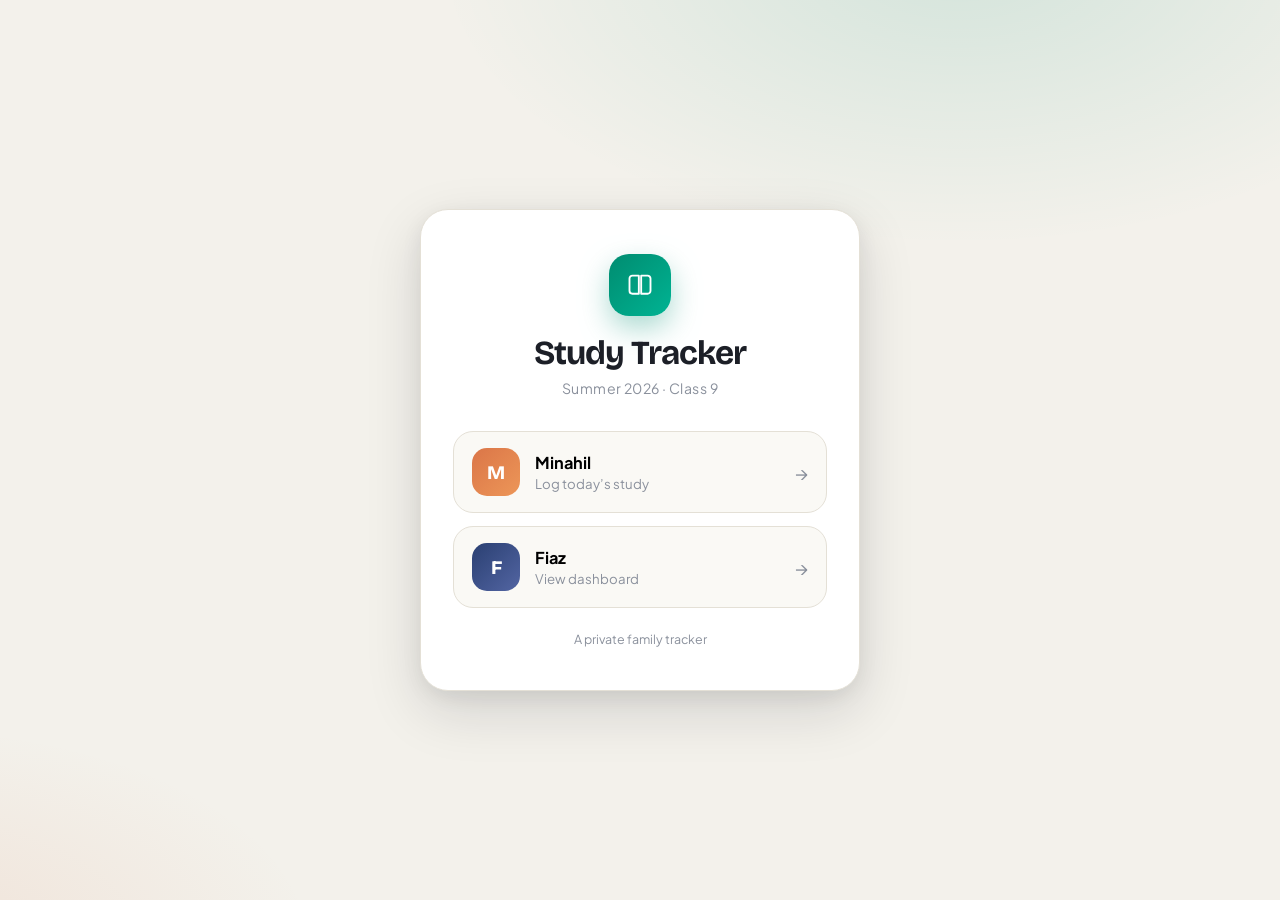
<file: index.html>
<!DOCTYPE html>
<html lang="en">
<head>
  <meta charset="UTF-8" />
  <meta name="viewport" content="width=device-width, initial-scale=1.0" />
  <meta name="theme-color" content="#1f7a6b" />
  <title>Study Tracker</title>

  <!-- Refined font pairing: Fraunces (display) + Plus Jakarta Sans (UI) -->
  <link rel="preconnect" href="https://fonts.googleapis.com" />
  <link rel="preconnect" href="https://fonts.gstatic.com" crossorigin />
  <link href="https://fonts.googleapis.com/css2?family=Fraunces:opsz,wght@9..144,400;9..144,500;9..144,600;9..144,700&family=Plus+Jakarta+Sans:wght@400;500;600;700&display=swap" rel="stylesheet" />

  <link rel="stylesheet" href="styles.css" />
</head>
<body>
<div id="app">

  <!-- ============================================================
       LANDING
       ============================================================ -->
  <section id="landing" class="screen is-active">
    <div class="landing-card">
      <div class="brand">
        <div class="brand-mark" aria-hidden="true">
          <svg viewBox="0 0 24 24" fill="none" stroke="currentColor" stroke-width="1.6" stroke-linecap="round" stroke-linejoin="round">
            <path d="M3 6.5A2.5 2.5 0 0 1 5.5 4H11v15.5H5.5A2.5 2.5 0 0 1 3 17Z"/>
            <path d="M21 6.5A2.5 2.5 0 0 0 18.5 4H13v15.5h5.5A2.5 2.5 0 0 0 21 17Z"/>
          </svg>
        </div>
        <h1 class="brand-title">Study Tracker</h1>
        <p class="brand-sub">Summer 2026 &middot; Class 9</p>
      </div>

      <div class="role-grid">
        <button class="role-btn role-btn--student" data-role="minahil">
          <span class="role-avatar">M</span>
          <span class="role-text">
            <span class="role-name" data-bind="studentName">Minahil</span>
            <span class="role-desc">Log today&rsquo;s study</span>
          </span>
          <span class="role-arrow" aria-hidden="true">&rarr;</span>
        </button>

        <button class="role-btn role-btn--parent" data-role="fiaz">
          <span class="role-avatar">F</span>
          <span class="role-text">
            <span class="role-name" data-bind="parentName">Fiaz</span>
            <span class="role-desc">View dashboard</span>
          </span>
          <span class="role-arrow" aria-hidden="true">&rarr;</span>
        </button>
      </div>

      <p class="landing-foot">A private family tracker</p>
    </div>
  </section>

  <!-- ============================================================
       PASSWORD GATE (overlay, reused for both roles)
       ============================================================ -->
  <div id="gate" class="gate" hidden>
    <div class="gate-card" role="dialog" aria-modal="true" aria-labelledby="gate-title">
      <button class="gate-close" data-close-gate aria-label="Close">&times;</button>
      <div class="gate-avatar" id="gate-avatar">M</div>
      <h2 class="gate-title" id="gate-title">Welcome back</h2>
      <p class="gate-sub muted" id="gate-sub">Enter your password to continue.</p>
      <form id="gate-form" autocomplete="off">
        <input type="password" id="gate-input" class="gate-input"
               placeholder="Password" autocomplete="current-password" />
        <p class="gate-error" id="gate-error" hidden>That password doesn&rsquo;t match. Try again.</p>
        <button type="submit" class="btn btn--primary btn--block">Unlock</button>
      </form>
    </div>
  </div>

  <!-- ============================================================
       MINAHIL'S VIEW
       ============================================================ -->
  <section id="view-minahil" class="screen view view--student" hidden>
    <header class="topbar">
      <div class="topbar-inner">
        <div class="topbar-id">
          <span class="topbar-avatar">M</span>
          <div>
            <p class="topbar-hello" id="m-greeting">Hello, Minahil</p>
            <p class="topbar-date" id="m-date">&nbsp;</p>
          </div>
        </div>
        <button class="btn btn--ghost btn--small" data-logout>Sign out</button>
      </div>
    </header>

    <main class="container">

      <nav class="m-tabs" role="tablist">
        <button class="m-tab is-active" data-mtab="study" role="tab">Today&rsquo;s Study</button>
        <button class="m-tab" data-mtab="help" role="tab">Help <span class="m-tab-pip" id="m-help-pip" hidden></span></button>
      </nav>

      <!-- TAB: Study -->
      <div class="m-tab-panel is-active" data-mpanel="study">

        <!-- Off-day card (Sundays) -->
        <div id="m-offday" class="offday-card" hidden>
          <div class="offday-emoji" aria-hidden="true">🌿</div>
          <h2>It&rsquo;s your off day</h2>
          <p class="muted">No sessions today &mdash; rest, recharge, and enjoy. See you tomorrow!</p>
        </div>

        <!-- Progress ring -->
        <div id="m-progress-card" class="progress-card" hidden>
          <div class="progress-ring" aria-hidden="true">
            <svg viewBox="0 0 120 120">
              <circle class="ring-track" cx="60" cy="60" r="52"></circle>
              <circle class="ring-fill" id="m-ring" cx="60" cy="60" r="52"
                      transform="rotate(-90 60 60)"></circle>
            </svg>
            <div class="progress-center">
              <span class="progress-count" id="m-progress-count">0/3</span>
              <span class="progress-label">sessions</span>
            </div>
          </div>
          <div class="progress-copy">
            <h2 id="m-progress-title">Let&rsquo;s get started</h2>
            <p class="muted" id="m-progress-msg">Log a session below when you finish studying.</p>
            <div class="progress-badges" id="m-badges"></div>
          </div>
        </div>

        <!-- Today's slots + forms -->
        <div id="m-slots" class="slots"></div>

      </div>

      <!-- TAB: Help -->
      <div class="m-tab-panel" data-mpanel="help" hidden>

        <div class="help-panel-section">
          <div class="panel-head">
            <h3>My Questions</h3>
          </div>
          <div id="m-flags-list"></div>
          <div class="flag-new-wrap">
            <button class="btn btn--student" id="m-add-flag-btn">+ Flag something I don&rsquo;t understand</button>
            <form class="flag-form" id="m-flag-form" hidden>
              <textarea class="text-input flag-input" id="m-flag-text" rows="3"
                placeholder="What didn&rsquo;t you understand? e.g. &ldquo;I didn&rsquo;t get how mitosis differs from meiosis&rdquo;"></textarea>
              <div class="flag-form-actions">
                <button type="submit" class="btn btn--student">Submit Flag</button>
                <button type="button" class="btn btn--ghost" id="m-flag-cancel">Cancel</button>
              </div>
            </form>
          </div>
        </div>

        <div class="help-panel-section">
          <div class="panel-head">
            <h3>Help for You</h3>
            <button class="btn btn--ghost btn--small" id="m-help-refresh">Refresh</button>
          </div>
          <div id="m-help-board" class="help-board"></div>
        </div>

      </div>

    </main>

    <!-- Success toast with Undo -->
    <div id="toast" class="toast" hidden>
      <span class="toast-icon" aria-hidden="true">✓</span>
      <span class="toast-text" id="toast-text">Saved!</span>
      <button class="toast-undo" id="toast-undo" hidden>Undo</button>
    </div>

    <!-- Confetti layer -->
    <canvas id="confetti" class="confetti"></canvas>
  </section>

  <!-- ============================================================
       FIAZ'S DASHBOARD
       ============================================================ -->
  <section id="view-fiaz" class="screen view view--parent" hidden>
    <header class="topbar topbar--dash">
      <div class="topbar-inner">
        <div class="topbar-id">
          <span class="topbar-avatar topbar-avatar--parent">F</span>
          <div>
            <p class="topbar-hello">Dashboard</p>
            <p class="topbar-date" id="f-subtitle">Minahil&rsquo;s study record</p>
          </div>
        </div>
        <div class="topbar-actions">
          <button class="btn btn--ghost btn--small" data-refresh>Refresh</button>
          <button class="btn btn--ghost btn--small" data-logout>Sign out</button>
        </div>
      </div>
    </header>

    <main class="container container--wide">

      <!-- Stat summary -->
      <div class="stat-row" id="f-stats">
        <div class="stat-card"><span class="stat-num" id="stat-total">—</span><span class="stat-lbl">Total entries</span></div>
        <div class="stat-card"><span class="stat-num" id="stat-week">—</span><span class="stat-lbl">This week</span></div>
        <div class="stat-card"><span class="stat-num" id="stat-ontime">—</span><span class="stat-lbl">On-time (week)</span></div>
        <div class="stat-card"><span class="stat-num" id="stat-streak">—</span><span class="stat-lbl">Day streak</span></div>
      </div>

      <!-- Tabs -->
      <nav class="tabs" role="tablist">
        <button class="tab is-active" data-tab="overview" role="tab">Overview</button>
        <button class="tab" data-tab="history" role="tab">History</button>
        <button class="tab" data-tab="subjects" role="tab">Subjects</button>
        <button class="tab" data-tab="search" role="tab">Search</button>
        <button class="tab" data-tab="help" role="tab">Help Requests</button>
        <button class="tab" data-tab="tests" role="tab">📝 Tests</button>
      </nav>

      <!-- TAB: Overview (heatmap) -->
      <section class="tab-panel is-active" data-panel="overview">
        <div class="panel">
          <div class="panel-head">
            <h3>Activity heatmap</h3>
            <div class="legend">
              <span class="legend-lbl">Less</span>
              <span class="legend-cell lv0"></span>
              <span class="legend-cell lv1"></span>
              <span class="legend-cell lv2"></span>
              <span class="legend-cell lv3"></span>
              <span class="legend-lbl">More</span>
            </div>
          </div>
          <div class="heatmap-wrap">
            <div id="f-heatmap" class="heatmap"></div>
          </div>
          <p class="panel-note muted">Each square is a day. Colour shows how many of the 3 sessions were logged. Click a day to see its entries.</p>
          <div id="f-daydetail" class="day-detail" hidden></div>
        </div>
      </section>

      <!-- TAB: History -->
      <section class="tab-panel" data-panel="history" hidden>
        <div class="panel">
          <div class="panel-head">
            <h3>History</h3>
            <div class="segmented" id="f-range">
              <button class="seg is-active" data-range="day">Day</button>
              <button class="seg" data-range="week">Week</button>
              <button class="seg" data-range="month">Month</button>
              <button class="seg" data-range="all">All</button>
            </div>
          </div>
          <div class="panel-head">
            <p class="panel-note muted" style="margin:0">Print or save a PDF of the full record, grouped subject by subject.</p>
            <button class="btn btn--ghost btn--small" id="f-print-subject">🖨️ Print by Subject</button>
          </div>
          <div class="range-nav" id="f-range-nav">
            <button class="btn btn--ghost btn--small" data-step="-1">&larr;</button>
            <span id="f-range-label" class="range-label">—</span>
            <button class="btn btn--ghost btn--small" data-step="1">&rarr;</button>
          </div>
          <div id="f-history" class="entry-list"></div>
        </div>
      </section>

      <!-- TAB: Subjects -->
      <section class="tab-panel" data-panel="subjects" hidden>
        <div class="panel">
          <div class="panel-head">
            <h3>Subject coverage</h3>
            <select id="f-subject" class="select"></select>
          </div>
          <p class="panel-note muted">A running, chronological record of everything logged for the selected subject.</p>
          <div id="f-subject-list" class="entry-list entry-list--timeline"></div>
        </div>
      </section>

      <!-- TAB: Search -->
      <section class="tab-panel" data-panel="search" hidden>
        <div class="panel">
          <div class="panel-head">
            <h3>Search topics</h3>
          </div>
          <div class="search-box">
            <input type="search" id="f-search" class="search-input"
                   placeholder="Search topics & descriptions, e.g. &ldquo;Photosynthesis&rdquo;" />
          </div>
          <div id="f-search-results" class="entry-list"></div>
        </div>
      </section>

      <!-- TAB: Help Requests -->
      <section class="tab-panel" data-panel="help" hidden>
        <div class="panel" style="margin-bottom:16px">
          <div class="panel-head">
            <h3>Add Study Material</h3>
          </div>
          <form id="f-help-form" class="help-add-form">
            <div class="field">
              <label>Title</label>
              <input type="text" class="text-input" id="f-help-title" placeholder="e.g. Cell Division &mdash; Detailed Notes" />
            </div>
            <div class="field">
              <label>Google Drive / YouTube Link</label>
              <input type="url" class="text-input" id="f-help-url" placeholder="https://drive.google.com/&hellip;" />
              <p class="field-hint muted">Tip: in Google Drive, set the file&rsquo;s sharing to <strong>&ldquo;Anyone with the link&rdquo;</strong> so Minahil can open it.</p>
            </div>
            <p class="gate-error" id="f-help-error" hidden>Please fill in both title and link.</p>
            <p class="f-help-success" id="f-help-success" hidden>&#10003; Material added to Minahil&rsquo;s board!</p>
            <button type="submit" class="btn btn--primary">Add Material to Board</button>
          </form>
        </div>

        <div class="panel" style="margin-bottom:16px">
          <div class="panel-head">
            <h3>Help Requests from Minahil</h3>
          </div>
          <div id="f-flags-list"></div>
        </div>

        <div class="panel">
          <div class="panel-head">
            <h3>All Materials on Board</h3>
          </div>
          <div id="f-help-list"></div>
        </div>
      </section>

      <!-- TAB: Tests (Saturday) -->
      <section class="tab-panel" data-panel="tests" hidden>

        <div class="panel" style="margin-bottom:16px">
          <div class="panel-head">
            <h3>Upload Test</h3>
            <span class="test-saturday-label" id="f-test-sat-label"></span>
          </div>
          <form id="f-test-form" class="help-add-form">
            <div class="field">
              <label>Subject</label>
              <select class="select" id="f-test-subject">
                <option value="" disabled selected>Choose a subject&hellip;</option>
              </select>
            </div>
            <div class="field">
              <label>Test Title</label>
              <input type="text" class="text-input" id="f-test-title"
                     placeholder="e.g. Chapter 3 &mdash; Short Questions" />
            </div>
            <div class="field">
              <label>Questions / Content <span class="opt">(optional if using a link)</span></label>
              <textarea class="text-input" id="f-test-content" rows="5"
                placeholder="Type the test questions here&hellip;"></textarea>
            </div>
            <div class="field">
              <label>Google Drive Link <span class="opt">(optional)</span></label>
              <input type="url" class="text-input" id="f-test-link"
                     placeholder="https://drive.google.com/&hellip;" />
              <p class="field-hint muted">Set sharing to <strong>&ldquo;Anyone with the link&rdquo;</strong> so Minahil can open it.</p>
            </div>
            <p class="gate-error" id="f-test-error" hidden>Please select a subject and add a title.</p>
            <p class="f-help-success" id="f-test-success" hidden>&#10003; Test uploaded for Saturday!</p>
            <button type="submit" class="btn btn--primary">Upload Test</button>
          </form>
        </div>

        <div class="panel" style="margin-bottom:16px">
          <div class="panel-head">
            <h3>This Saturday&rsquo;s Tests</h3>
            <button class="btn btn--ghost btn--small" id="f-tests-refresh">Refresh</button>
          </div>
          <div id="f-tests-list"></div>
        </div>

        <div class="panel">
          <div class="panel-head">
            <h3>Minahil&rsquo;s Answers</h3>
          </div>
          <div id="f-test-answers-list"></div>
        </div>

      </section>

    </main>
  </section>

  <!-- Global loading / error strip -->
  <div id="netbar" class="netbar" hidden></div>

</div>

<!-- Print-only report: populated on demand, shown just for window.print() -->
<div id="print-area"></div>

<script src="config.js"></script>
<script src="schedule.js"></script>
<script src="app.js"></script>
</body>
</html>
</file>
<file: styles.css>
/* =============================================================
   Study Tracker — Redesigned visual system
   Display: Bricolage Grotesque · UI: Plus Jakarta Sans
   ============================================================= */

@import url('https://fonts.googleapis.com/css2?family=Bricolage+Grotesque:opsz,wght@12..96,500;12..96,600;12..96,700;12..96,800&family=Plus+Jakarta+Sans:wght@400;500;600;700&display=swap');

:root {
  /* Neutrals — warm paper */
  --bg:        #f3f1eb;
  --bg-2:      #eae7de;
  --surface:   #ffffff;
  --surface-2: #faf9f5;
  --ink:       #1c1f27;
  --ink-soft:  #484d58;
  --muted:     #8a909c;
  --line:      #e4e0d6;
  --line-2:    #ede9e0;

  /* Brand accent — muted teal */
  --accent:      oklch(0.56 0.13 175);
  --accent-d:    oklch(0.46 0.12 175);
  --accent-soft: oklch(0.95 0.04 175);

  /* Role accents */
  --student:      oklch(0.67 0.14 44);   /* warm amber-coral */
  --student-d:    oklch(0.54 0.14 44);
  --student-soft: oklch(0.96 0.04 44);

  --parent:      oklch(0.38 0.09 265);   /* deep slate-indigo */
  --parent-soft: oklch(0.95 0.04 265);

  /* Status */
  --ok:   oklch(0.60 0.13 152);
  --late: oklch(0.64 0.13 72);

  /* Heatmap */
  --hm-0: #e6e2d8;
  --hm-1: #c5e0d8;
  --hm-2: #82c8b6;
  --hm-3: #3aa48f;
  --hm-4: oklch(0.56 0.13 175);

  --radius:    20px;
  --radius-sm: 13px;
  --shadow-s:  0 1px 2px rgba(20,22,32,.04), 0 1px 4px rgba(20,22,32,.06);
  --shadow-m:  0 4px 16px rgba(20,22,32,.07), 0 2px 6px rgba(20,22,32,.04);
  --shadow-l:  0 20px 56px rgba(20,22,32,.14), 0 6px 20px rgba(20,22,32,.07);
  --ease:      cubic-bezier(.22,.61,.36,1);
  --maxw: 780px;
}

/* ── Subject color tokens ─────────────────────────────────── */
:root {
  --s-biology-c:    oklch(0.60 0.14 150); --s-biology-soft:  oklch(0.96 0.04 150); --s-biology-b: oklch(0.88 0.07 150);
  --s-chemistry-c:  oklch(0.58 0.14 190); --s-chemistry-soft:oklch(0.96 0.04 190); --s-chemistry-b:oklch(0.88 0.06 190);
  --s-physics-c:    oklch(0.55 0.15 235); --s-physics-soft:  oklch(0.95 0.05 235); --s-physics-b: oklch(0.87 0.07 235);
  --s-maths-c:      oklch(0.52 0.16 270); --s-maths-soft:    oklch(0.95 0.05 270); --s-maths-b:   oklch(0.87 0.07 270);
  --s-english-c:    oklch(0.54 0.15 308); --s-english-soft:  oklch(0.96 0.04 308); --s-english-b: oklch(0.88 0.07 308);
  --s-urdu-c:       oklch(0.60 0.16 6);   --s-urdu-soft:     oklch(0.96 0.05 6);   --s-urdu-b:    oklch(0.88 0.08 6);
  --s-islamiat-c:   oklch(0.64 0.14 72);  --s-islamiat-soft: oklch(0.96 0.04 72);  --s-islamiat-b:oklch(0.89 0.07 72);
  --s-tarjuma-c:    oklch(0.62 0.15 44);  --s-tarjuma-soft:  oklch(0.96 0.04 44);  --s-tarjuma-b: oklch(0.89 0.07 44);
  --s-pakstudy-c:   oklch(0.46 0.20 145); --s-pakstudy-soft: oklch(0.95 0.06 145); --s-pakstudy-b:oklch(0.83 0.10 145);
}

/* ── Reset ─────────────────────────────────────────────────── */
*, *::before, *::after { box-sizing: border-box; }
html, body { height: 100%; margin: 0; }
h1, h2, h3, h4 {
  font-family: "Bricolage Grotesque", system-ui, sans-serif;
  font-weight: 700; letter-spacing: -.02em; margin: 0; line-height: 1.15;
}
body {
  font-family: "Plus Jakarta Sans", system-ui, -apple-system, sans-serif;
  color: var(--ink); background: var(--bg);
  -webkit-font-smoothing: antialiased;
  text-rendering: optimizeLegibility;
  line-height: 1.55;
}
.muted { color: var(--muted); }

/* ── Screens ────────────────────────────────────────────────── */
.screen { display: none; min-height: 100dvh; }
.screen.is-active { display: block; animation: screenIn .45s var(--ease); }
@keyframes screenIn { from { opacity: 0; transform: translateY(8px); } to { opacity: 1; transform: none; } }

/* ── Buttons ────────────────────────────────────────────────── */
.btn {
  font-family: inherit; font-size: .92rem; font-weight: 700;
  border: 1px solid transparent; border-radius: 999px;
  padding: .68rem 1.25rem; cursor: pointer;
  transition: transform .15s var(--ease), background .18s, box-shadow .18s, border-color .18s, color .18s;
  display: inline-flex; align-items: center; justify-content: center; gap: .5rem;
  letter-spacing: .005em;
}
.btn:active { transform: translateY(1px) scale(.99); }
.btn--primary { background: var(--accent); color: #fff; box-shadow: var(--shadow-s); }
.btn--primary:hover { background: var(--accent-d); box-shadow: var(--shadow-m); }
.btn--ghost { background: transparent; color: var(--ink-soft); border-color: var(--line); }
.btn--ghost:hover { background: var(--surface); border-color: #d4d0c5; color: var(--ink); }
.btn--small { padding: .4rem .85rem; font-size: .8rem; }
.btn--block { width: 100%; }
.btn:disabled { opacity: .5; cursor: default; transform: none; }

/* ── LANDING ────────────────────────────────────────────────── */
#landing {
  display: none; place-items: center; padding: 28px;
  background:
    radial-gradient(900px 500px at 75% -5%,  oklch(0.56 0.13 175 / .13), transparent 58%),
    radial-gradient(800px 420px at -8% 105%, oklch(0.67 0.14 44  / .12), transparent 52%),
    var(--bg);
}
#landing.is-active { display: grid; }

.landing-card {
  width: 100%; max-width: 440px;
  background: var(--surface);
  border: 1px solid var(--line);
  border-radius: 28px;
  box-shadow: var(--shadow-l);
  padding: 44px 32px 28px;
  text-align: center;
}

.brand { margin-bottom: 32px; }
.brand-mark {
  width: 62px; height: 62px; margin: 0 auto 18px;
  display: grid; place-items: center; border-radius: 20px; color: #fff;
  background: linear-gradient(135deg, var(--accent), oklch(0.68 0.14 175));
  box-shadow: 0 12px 28px oklch(0.56 0.13 175 / .32);
}
.brand-mark svg { width: 28px; height: 28px; }
.brand-title { font-size: 2.1rem; letter-spacing: -.03em; }
.brand-sub { color: var(--muted); font-size: .88rem; margin-top: 5px; letter-spacing: .03em; }

.role-grid { display: grid; gap: 13px; margin-top: 8px; }
.role-btn {
  display: flex; align-items: center; gap: 15px;
  width: 100%; text-align: left; cursor: pointer;
  background: var(--surface-2); border: 1.5px solid var(--line);
  border-radius: var(--radius); padding: 16px 18px; font-family: inherit;
  transition: transform .18s var(--ease), box-shadow .2s, border-color .2s, background .18s;
}
.role-btn:hover { transform: translateY(-2px); box-shadow: var(--shadow-m); }
.role-btn--student:hover { border-color: var(--student); }
.role-btn--parent:hover  { border-color: var(--parent); }

.role-avatar {
  flex: 0 0 auto; width: 48px; height: 48px; border-radius: 15px;
  display: grid; place-items: center;
  font-family: "Bricolage Grotesque", sans-serif;
  font-weight: 800; font-size: 1.2rem; color: #fff;
}
.role-btn--student .role-avatar { background: linear-gradient(135deg, var(--student), oklch(0.75 0.13 55)); }
.role-btn--parent  .role-avatar { background: linear-gradient(135deg, var(--parent), oklch(0.52 0.10 270)); }
.role-text { display: flex; flex-direction: column; flex: 1 1 auto; gap: 2px; }
.role-name { font-weight: 700; font-size: 1.02rem; }
.role-desc { color: var(--muted); font-size: .83rem; }
.role-arrow { color: var(--muted); font-size: 1.15rem; transition: transform .2s var(--ease); }
.role-btn:hover .role-arrow { transform: translateX(5px); color: var(--ink); }
.landing-foot { margin-top: 22px; color: var(--muted); font-size: .78rem; }

/* ── PASSWORD GATE ──────────────────────────────────────────── */
.gate {
  position: fixed; inset: 0; z-index: 80;
  display: grid; place-items: center; padding: 22px;
  background: oklch(0.20 0.03 265 / .44);
  backdrop-filter: blur(8px);
  animation: fadeIn .22s var(--ease);
}
@keyframes fadeIn { from { opacity: 0; } to { opacity: 1; } }
.gate[hidden] { display: none; }

.gate-card {
  position: relative; width: 100%; max-width: 376px;
  background: var(--surface); border-radius: 24px;
  box-shadow: var(--shadow-l); padding: 32px 26px 26px;
  text-align: center; animation: popIn .3s var(--ease);
}
@keyframes popIn { from { opacity: 0; transform: translateY(12px) scale(.95); } to { opacity: 1; transform: none; } }
.gate-close {
  position: absolute; top: 13px; right: 15px;
  border: none; background: var(--surface-2); width: 32px; height: 32px;
  border-radius: 50%; cursor: pointer; font-size: 1.1rem; color: var(--muted);
  display: grid; place-items: center; transition: background .15s, color .15s;
}
.gate-close:hover { background: var(--line); color: var(--ink); }

.gate-avatar {
  width: 56px; height: 56px; margin: 0 auto 16px;
  border-radius: 18px; display: grid; place-items: center;
  font-family: "Bricolage Grotesque", sans-serif;
  font-weight: 800; font-size: 1.4rem; color: #fff;
  background: linear-gradient(135deg, var(--student), oklch(0.75 0.13 55));
}
.gate-avatar.is-parent {
  background: linear-gradient(135deg, var(--parent), oklch(0.52 0.10 270));
}
.gate-title { font-size: 1.45rem; }
.gate-sub { font-size: .87rem; margin: 7px 0 20px; }

.gate-input {
  width: 100%; font-family: inherit; font-size: 1rem;
  padding: .8rem 1rem; border-radius: var(--radius-sm);
  border: 1.5px solid var(--line); background: var(--surface-2);
  margin-bottom: 13px; transition: border-color .2s, box-shadow .2s;
}
.gate-input:focus {
  outline: none; border-color: var(--accent);
  box-shadow: 0 0 0 4px var(--accent-soft);
}
.gate-error { color: oklch(0.54 0.18 28); font-size: .82rem; margin: 0 0 12px; }
.shake { animation: shake .38s; }
@keyframes shake {
  0%,100%{ transform:translateX(0) }
  20%,60%{ transform:translateX(-7px) }
  40%,80%{ transform:translateX(7px) }
}

/* ── SHARED LAYOUT ──────────────────────────────────────────── */
.topbar {
  position: sticky; top: 0; z-index: 20;
  background: color-mix(in oklch, var(--bg) 85%, transparent);
  backdrop-filter: blur(12px);
  border-bottom: 1px solid var(--line);
}
.topbar-inner {
  max-width: var(--maxw); margin: 0 auto;
  padding: 13px 22px; display: flex; align-items: center;
  justify-content: space-between; gap: 12px;
}
.topbar--dash .topbar-inner { max-width: 1100px; }
.topbar-id { display: flex; align-items: center; gap: 12px; }
.topbar-avatar {
  width: 40px; height: 40px; border-radius: 13px;
  display: grid; place-items: center;
  font-family: "Bricolage Grotesque", sans-serif;
  font-weight: 800; font-size: 1rem; color: #fff;
  background: linear-gradient(135deg, var(--student), oklch(0.75 0.13 55));
}
.topbar-avatar--parent {
  background: linear-gradient(135deg, var(--parent), oklch(0.52 0.10 270));
}
.topbar-hello { font-weight: 700; font-size: 1rem; margin: 0; }
.topbar-date { color: var(--muted); font-size: .8rem; margin: 0; }
.topbar-actions { display: flex; gap: 8px; }

.container { max-width: var(--maxw); margin: 0 auto; padding: 24px 22px 90px; }
.container--wide { max-width: 1100px; }

/* ── STUDENT — off day ──────────────────────────────────────── */
.offday-card {
  text-align: center; background: var(--surface);
  border: 1px solid var(--line); border-radius: var(--radius);
  padding: 52px 28px; box-shadow: var(--shadow-s); margin-top: 10px;
}
.offday-emoji { font-size: 3rem; }
.offday-card h2 { font-size: 1.6rem; margin: 12px 0 7px; }

/* ── STUDENT — progress card ────────────────────────────────── */
.progress-card {
  display: flex; align-items: center; gap: 24px;
  background: linear-gradient(135deg, #fff, var(--surface-2));
  border: 1px solid var(--line); border-radius: var(--radius);
  padding: 22px 24px; box-shadow: var(--shadow-m); margin-bottom: 24px;
}
.progress-ring { position: relative; width: 116px; height: 116px; flex: 0 0 auto; }
.progress-ring svg { width: 116px; height: 116px; }
.ring-track { fill: none; stroke: var(--line-2); stroke-width: 10; }
.ring-fill {
  fill: none; stroke: var(--student); stroke-width: 10; stroke-linecap: round;
  stroke-dasharray: 326.726; stroke-dashoffset: 326.726;
  transition: stroke-dashoffset .9s var(--ease), stroke .4s;
}
.ring-fill.is-done { stroke: var(--ok); }

.progress-center {
  position: absolute; inset: 0; display: grid;
  place-content: center; text-align: center;
}
.progress-count {
  display: block;
  font-family: "Bricolage Grotesque", sans-serif;
  font-weight: 800; font-size: 1.75rem; line-height: 1;
}
.progress-label { font-size: .7rem; color: var(--muted); text-transform: uppercase; letter-spacing: .09em; }
.progress-copy h2 { font-size: 1.3rem; }
.progress-copy .muted { font-size: .88rem; margin-top: 4px; }

.progress-badges { display: flex; flex-wrap: wrap; gap: 6px; margin-top: 11px; }
.pbadge {
  font-size: .72rem; font-weight: 700; padding: .26rem .65rem;
  border-radius: 999px; background: var(--student-soft);
  color: var(--student-d);
  display: inline-flex; align-items: center; gap: 5px;
}

/* ── STUDENT — slot cards ───────────────────────────────────── */
.slots { display: grid; gap: 14px; }
.slot {
  background: var(--surface); border: 1.5px solid var(--line);
  border-radius: var(--radius); box-shadow: var(--shadow-s);
  overflow: hidden; transition: box-shadow .22s, border-color .22s;
}
.slot:focus-within { box-shadow: var(--shadow-m); border-color: #d8d3c5; }
.slot-head {
  display: flex; align-items: center; justify-content: space-between; gap: 10px;
  padding: 16px 20px 10px;
}
.slot-head h3 { font-size: 1.12rem; }
.slot-time { color: var(--muted); font-size: .8rem; font-weight: 600; white-space: nowrap; }
.slot-done-badge {
  font-size: .7rem; font-weight: 700; color: var(--ok); opacity: 0;
  padding: .22rem .65rem; border-radius: 999px; background: oklch(0.60 0.13 152 / .1);
  transition: opacity .2s;
}
.slot.is-done .slot-done-badge { opacity: 1; }
.slot-subjects-hint { padding: 0 20px 2px; color: var(--muted); font-size: .8rem; }

.slot-form { padding: 12px 20px 20px; display: grid; gap: 13px; }
.field { display: grid; gap: 6px; }
.field > label { font-size: .79rem; font-weight: 700; color: var(--ink-soft); letter-spacing: .01em; }
.opt { font-weight: 500; color: var(--muted); }

.select, .text-input {
  font-family: inherit; font-size: .93rem; color: var(--ink);
  padding: .72rem .9rem; border-radius: var(--radius-sm);
  border: 1.5px solid var(--line); background: var(--surface-2);
  width: 100%; transition: border-color .18s, box-shadow .18s;
}
.select:focus, .text-input:focus {
  outline: none; border-color: var(--student);
  box-shadow: 0 0 0 3px var(--student-soft);
}
.view--parent .select:focus, .view--parent .text-input:focus {
  border-color: var(--parent); box-shadow: 0 0 0 3px var(--parent-soft);
}

/* ── Subject & confidence chips ─────────────────────────────── */
.chips { display: flex; flex-wrap: wrap; gap: 8px; }
.chip {
  font-family: inherit; font-size: .84rem; font-weight: 700; cursor: pointer;
  padding: .46rem .88rem; border-radius: 999px;
  border: 1.5px solid var(--line); background: var(--surface-2); color: var(--ink-soft);
  transition: all .16s var(--ease);
}
.chip:hover { border-color: #cec9bc; background: #fff; }

/* Subject chip active — per-subject color */
.chip--subject[data-subject="Biology"].is-active    { background: var(--s-biology-c);  border-color: var(--s-biology-c);  color: #fff; box-shadow: 0 3px 10px oklch(0.60 0.14 150 / .3); }
.chip--subject[data-subject="Chemistry"].is-active  { background: var(--s-chemistry-c); border-color: var(--s-chemistry-c); color: #fff; box-shadow: 0 3px 10px oklch(0.58 0.14 190 / .3); }
.chip--subject[data-subject="Physics"].is-active    { background: var(--s-physics-c);  border-color: var(--s-physics-c);  color: #fff; box-shadow: 0 3px 10px oklch(0.55 0.15 235 / .3); }
.chip--subject[data-subject="Maths"].is-active      { background: var(--s-maths-c);    border-color: var(--s-maths-c);    color: #fff; box-shadow: 0 3px 10px oklch(0.52 0.16 270 / .3); }
.chip--subject[data-subject="English"].is-active    { background: var(--s-english-c);  border-color: var(--s-english-c);  color: #fff; box-shadow: 0 3px 10px oklch(0.54 0.15 308 / .3); }
.chip--subject[data-subject="Urdu"].is-active       { background: var(--s-urdu-c);     border-color: var(--s-urdu-c);     color: #fff; box-shadow: 0 3px 10px oklch(0.60 0.16 6   / .3); }
.chip--subject[data-subject="Islamiat"].is-active   { background: var(--s-islamiat-c); border-color: var(--s-islamiat-c); color: #fff; box-shadow: 0 3px 10px oklch(0.64 0.14 72  / .3); }
.chip--subject[data-subject="Tarjuma-tul-Quran"].is-active { background: var(--s-tarjuma-c);   border-color: var(--s-tarjuma-c);   color: #fff; box-shadow: 0 3px 10px oklch(0.62 0.15 44  / .3); }
.chip--subject[data-subject="Pakistan Study"].is-active   { background: var(--s-pakstudy-c); border-color: var(--s-pakstudy-c); color: #fff; box-shadow: 0 3px 10px oklch(0.46 0.20 145 / .3); }

/* Confidence chips */
.chip--conf[data-conf="Easy"].is-active   { background: oklch(0.60 0.13 152); border-color: oklch(0.60 0.13 152); color: #fff; }
.chip--conf[data-conf="Medium"].is-active { background: oklch(0.64 0.14 72);  border-color: oklch(0.64 0.14 72);  color: #fff; }
.chip--conf[data-conf="Hard"].is-active   { background: oklch(0.58 0.17 28);  border-color: oklch(0.58 0.17 28);  color: #fff; }

.slot-submit { margin-top: 2px; }
.btn--student { background: var(--student); color: #fff; box-shadow: var(--shadow-s); }
.btn--student:hover { background: var(--student-d); box-shadow: var(--shadow-m); }

/* ── Toast ──────────────────────────────────────────────────── */
.toast {
  position: fixed; left: 50%; bottom: 28px;
  transform: translateX(-50%) translateY(18px);
  z-index: 70; display: flex; align-items: center; gap: 12px;
  background: var(--ink); color: #fff;
  padding: .78rem 1.1rem .78rem 1rem; border-radius: 999px;
  box-shadow: var(--shadow-l);
  opacity: 0; pointer-events: none;
  transition: opacity .28s, transform .28s var(--ease);
  white-space: nowrap;
}
.toast.is-show { opacity: 1; transform: translateX(-50%) translateY(0); pointer-events: auto; }
.toast-icon {
  display: grid; place-items: center; width: 22px; height: 22px;
  border-radius: 50%; background: var(--ok); color: #fff; font-size: .78rem; flex: none;
}
.toast-text { font-size: .88rem; font-weight: 600; }
.toast-undo {
  margin-left: 4px; background: rgba(255,255,255,.15); color: #fff; border: none;
  border-radius: 999px; padding: .32rem .78rem;
  font-family: inherit; font-weight: 700; font-size: .8rem; cursor: pointer;
}
.toast-undo:hover { background: rgba(255,255,255,.26); }
.confetti { position: fixed; inset: 0; width: 100%; height: 100%; pointer-events: none; z-index: 65; }

/* ── FIAZ — dashboard ───────────────────────────────────────── */
.stat-row { display: grid; grid-template-columns: repeat(2, 1fr); gap: 13px; margin: 6px 0 22px; }
.stat-card {
  background: var(--surface); border: 1px solid var(--line);
  border-radius: var(--radius); padding: 18px 20px; box-shadow: var(--shadow-s);
}
.stat-num {
  display: block;
  font-family: "Bricolage Grotesque", sans-serif;
  font-weight: 800; font-size: 2rem; line-height: 1; letter-spacing: -.02em;
}
.stat-lbl { color: var(--muted); font-size: .76rem; text-transform: uppercase; letter-spacing: .06em; font-weight: 600; }

/* ── Tabs (parent) ──────────────────────────────────────────── */
.tabs {
  display: flex; gap: 3px; background: var(--bg-2);
  border-radius: 999px; padding: 4px; margin-bottom: 20px;
  width: fit-content; max-width: 100%; overflow-x: auto;
}
.tab {
  font-family: inherit; font-weight: 700; font-size: .85rem;
  color: var(--muted); border: none; background: none; cursor: pointer;
  padding: .52rem 1.05rem; border-radius: 999px; white-space: nowrap;
  transition: all .18s var(--ease);
}
.tab:hover { color: var(--ink); }
.tab.is-active { background: var(--surface); color: var(--parent); box-shadow: var(--shadow-s); }

.tab-panel { display: none; animation: screenIn .3s var(--ease); }
.tab-panel.is-active { display: block; }

/* ── Panels ─────────────────────────────────────────────────── */
.panel {
  background: var(--surface); border: 1px solid var(--line);
  border-radius: var(--radius); box-shadow: var(--shadow-s); padding: 22px;
}
.panel-head {
  display: flex; align-items: center; justify-content: space-between;
  gap: 12px; flex-wrap: wrap; margin-bottom: 16px;
}
.panel-head h3 { font-size: 1.2rem; }
.panel-note { font-size: .8rem; margin: 13px 0 0; }

/* ── Heatmap ────────────────────────────────────────────────── */
.heatmap-wrap { overflow-x: auto; padding-bottom: 6px; }
.heatmap { display: flex; gap: 4px; align-items: flex-start; min-width: max-content; }
.hm-col { display: flex; flex-direction: column; gap: 4px; }
.hm-col-month { height: 13px; font-size: .64rem; color: var(--muted); white-space: nowrap; font-weight: 600; }
.hm-spacer { width: 15px; height: 15px; }
.hm-cell {
  width: 15px; height: 15px; border-radius: 4px; background: var(--hm-0);
  cursor: pointer; transition: transform .1s, outline-color .14s;
  outline: 2px solid transparent; outline-offset: 1px;
}
.hm-cell[data-date]:hover { transform: scale(1.22); }
.hm-cell.is-selected { outline-color: var(--parent); }
.hm-cell.lv1 { background: var(--hm-1); } .hm-cell.lv2 { background: var(--hm-2); }
.hm-cell.lv3 { background: var(--hm-3); } .hm-cell.lv4 { background: var(--hm-4); }
.hm-cell.is-off { background: repeating-linear-gradient(45deg,#e8e4da,#e8e4da 3px,#e0dbd0 3px,#e0dbd0 6px); cursor: default; }

.legend { display: flex; align-items: center; gap: 5px; }
.legend-lbl { color: var(--muted); font-size: .72rem; font-weight: 600; }
.legend-cell { width: 13px; height: 13px; border-radius: 3px; }
.legend-cell.lv0 { background: var(--hm-0); } .legend-cell.lv1 { background: var(--hm-1); }
.legend-cell.lv2 { background: var(--hm-2); } .legend-cell.lv3 { background: var(--hm-4); }

.day-detail { margin-top: 16px; border-top: 1px solid var(--line); padding-top: 16px; }
.day-detail h4 { font-size: 1.05rem; margin: 0 0 11px; }

/* ── Segmented + range nav ──────────────────────────────────── */
.segmented { display: inline-flex; background: var(--bg-2); border-radius: 999px; padding: 3px; }
.seg {
  font-family: inherit; font-weight: 700; font-size: .8rem;
  color: var(--muted); border: none; background: none; cursor: pointer;
  padding: .38rem .8rem; border-radius: 999px; transition: all .16s;
}
.seg.is-active { background: var(--surface); color: var(--parent); box-shadow: var(--shadow-s); }
.range-nav { display: flex; align-items: center; justify-content: center; gap: 14px; margin-bottom: 16px; }
.range-label { font-weight: 700; font-size: .9rem; min-width: 180px; text-align: center; }

/* ── Entry list ─────────────────────────────────────────────── */
.entry-list { display: grid; gap: 9px; }
.entry {
  display: grid; grid-template-columns: auto 1fr auto; gap: 12px; align-items: start;
  background: var(--surface-2); border: 1px solid var(--line-2); border-radius: 15px;
  padding: 14px 16px; transition: border-color .18s, box-shadow .18s;
}
.entry:hover { box-shadow: var(--shadow-s); border-color: var(--line); }
.entry-dot { width: 9px; height: 9px; border-radius: 50%; margin-top: 7px; flex: none; }
.entry-dot.ontime { background: var(--ok); }
.entry-dot.late   { background: var(--late); }
.entry-main { min-width: 0; }
.entry-top { display: flex; flex-wrap: wrap; align-items: center; gap: 7px; }

/* Subject pill — colored per subject */
.entry-subject {
  font-weight: 700; font-size: .84rem;
  padding: .2rem .65rem; border-radius: 999px;
}
.entry-subject[data-subject="Biology"]            { background: var(--s-biology-soft);   color: var(--s-biology-c);   border: 1px solid var(--s-biology-b); }
.entry-subject[data-subject="Chemistry"]          { background: var(--s-chemistry-soft);  color: var(--s-chemistry-c);  border: 1px solid var(--s-chemistry-b); }
.entry-subject[data-subject="Physics"]            { background: var(--s-physics-soft);   color: var(--s-physics-c);   border: 1px solid var(--s-physics-b); }
.entry-subject[data-subject="Maths"]              { background: var(--s-maths-soft);     color: var(--s-maths-c);     border: 1px solid var(--s-maths-b); }
.entry-subject[data-subject="English"]            { background: var(--s-english-soft);   color: var(--s-english-c);   border: 1px solid var(--s-english-b); }
.entry-subject[data-subject="Urdu"]               { background: var(--s-urdu-soft);      color: var(--s-urdu-c);      border: 1px solid var(--s-urdu-b); }
.entry-subject[data-subject="Islamiat"]           { background: var(--s-islamiat-soft);  color: var(--s-islamiat-c);  border: 1px solid var(--s-islamiat-b); }
.entry-subject[data-subject="Tarjuma-tul-Quran"]  { background: var(--s-tarjuma-soft);   color: var(--s-tarjuma-c);   border: 1px solid var(--s-tarjuma-b); }
.entry-subject[data-subject="Pakistan Study"]     { background: var(--s-pakstudy-soft);  color: var(--s-pakstudy-c);  border: 1px solid var(--s-pakstudy-b); }

.entry-tag {
  font-size: .7rem; font-weight: 700; padding: .16rem .55rem;
  border-radius: 999px; background: var(--accent-soft);
  color: var(--accent-d); border: 1px solid oklch(0.56 0.13 175 / .2);
}
.entry-tag--conf { background: var(--parent-soft); color: var(--parent); border-color: oklch(0.38 0.09 265 / .2); }
.entry-topic { margin: 5px 0 0; color: var(--ink-soft); font-size: .9rem; overflow-wrap: anywhere; }
.entry-meta { color: var(--muted); font-size: .76rem; margin-top: 6px; }
.entry-side { text-align: right; white-space: nowrap; }
.badge { font-size: .69rem; font-weight: 700; padding: .2rem .52rem; border-radius: 999px; }
.badge.ontime { background: oklch(0.60 0.13 152 / .12); color: var(--ok); }
.badge.late   { background: oklch(0.64 0.14 72  / .12); color: var(--late); }
.entry-time { display: block; color: var(--muted); font-size: .73rem; margin-top: 5px; }
.entry-list--timeline .entry { border-left: 3px solid var(--accent); }
.empty { text-align: center; color: var(--muted); padding: 36px 16px; font-size: .9rem; }

/* ── Search ─────────────────────────────────────────────────── */
.search-box { margin-bottom: 15px; }
.search-input {
  width: 100%; font-family: inherit; font-size: 1rem;
  padding: .8rem 1rem; border-radius: var(--radius-sm);
  border: 1.5px solid var(--line); background: var(--surface-2);
}
.search-input:focus {
  outline: none; border-color: var(--parent);
  box-shadow: 0 0 0 3px var(--parent-soft);
}
.mark { background: oklch(0.92 0.14 85); border-radius: 3px; padding: 0 2px; }

/* ── Minahil — sub-tabs ─────────────────────────────────────── */
.m-tabs {
  display: flex; gap: 3px; background: var(--bg-2);
  border-radius: 999px; padding: 4px; margin-bottom: 24px; width: fit-content;
}
.m-tab {
  font-family: inherit; font-weight: 700; font-size: .86rem;
  color: var(--muted); border: none; background: none; cursor: pointer;
  padding: .52rem 1.1rem; border-radius: 999px; white-space: nowrap;
  transition: all .18s var(--ease);
  display: inline-flex; align-items: center; gap: 7px;
}
.m-tab:hover { color: var(--ink); }
.m-tab.is-active { background: var(--surface); color: var(--student); box-shadow: var(--shadow-s); }
.m-tab-pip {
  display: inline-flex; align-items: center; justify-content: center;
  min-width: 18px; height: 18px; border-radius: 999px; padding: 0 4px;
  background: var(--student); color: #fff; font-size: .63rem; font-weight: 800;
}
.m-tab-panel { animation: screenIn .3s var(--ease); }

/* ── Help system ────────────────────────────────────────────── */
.help-panel-section {
  background: var(--surface); border: 1px solid var(--line);
  border-radius: var(--radius); box-shadow: var(--shadow-s);
  padding: 22px; margin-bottom: 16px;
}
.help-panel-section .panel-head { margin-bottom: 14px; }
.help-panel-section h3 { font-size: 1.2rem; }

.flag-card {
  background: var(--surface-2); border: 1px solid var(--line-2);
  border-left: 3px solid var(--line); border-radius: 14px;
  padding: 14px 16px; margin-bottom: 10px;
}
.flag--pending  { border-left-color: var(--student); }
.flag--resolved { border-left-color: var(--ok); opacity: .72; }
.flag-meta { display: flex; align-items: center; gap: 10px; margin-bottom: 8px; }
.flag-date { color: var(--muted); font-size: .76rem; }
.flag-status-badge { font-size: .69rem; font-weight: 700; padding: .2rem .52rem; border-radius: 999px; }
.flag-status--pending  { background: var(--student-soft); color: var(--student-d); }
.flag-status--resolved { background: oklch(0.60 0.13 152 / .12); color: var(--ok); }
.flag-msg { color: var(--ink-soft); font-size: .9rem; margin: 0 0 12px; overflow-wrap: anywhere; }
.flag--resolved .flag-msg { color: var(--muted); }
.flag-actions { display: flex; flex-wrap: wrap; gap: 8px; }
.flag-new-wrap { margin-top: 14px; }
.flag-form { margin-top: 12px; display: grid; gap: 10px; }
.flag-input { resize: vertical; min-height: 80px; }
.flag-form-actions { display: flex; gap: 8px; flex-wrap: wrap; }

.help-board { display: grid; gap: 20px; }
.help-material-card {
  background: var(--surface-2); border: 1px solid var(--line);
  border-radius: var(--radius); overflow: hidden; box-shadow: var(--shadow-s);
}
.help-material-head {
  display: flex; align-items: center; justify-content: space-between;
  padding: 14px 18px 12px; gap: 10px;
}
.help-material-title { font-size: 1.1rem; margin: 0; }
.help-material-date { color: var(--muted); font-size: .76rem; white-space: nowrap; }
.help-iframe-wrap { position: relative; width: 100%; padding-bottom: 56.25%; height: 0; overflow: hidden; }
.help-iframe { position: absolute; top: 0; left: 0; width: 100%; height: 100%; border: none; border-top: 1px solid var(--line-2); }
.help-material-foot { padding: 11px 18px; border-top: 1px solid var(--line-2); }
.help-open-link { color: var(--student); font-size: .82rem; font-weight: 700; text-decoration: none; }
.help-open-link:hover { text-decoration: underline; }
.field-hint { font-size: .77rem; margin: 3px 0 0; line-height: 1.45; }

.help-add-form { display: grid; gap: 15px; }
.f-help-success {
  color: var(--ok); font-size: .88rem; font-weight: 700;
  padding: .45rem; border-radius: var(--radius-sm);
  background: oklch(0.60 0.13 152 / .10); text-align: center;
}
.f-help-item {
  display: flex; align-items: center; justify-content: space-between;
  gap: 12px; padding: 12px 0; border-bottom: 1px solid var(--line-2);
}
.f-help-item:last-child { border-bottom: none; }
.f-help-item-info { display: flex; flex-direction: column; gap: 3px; min-width: 0; flex: 1; }
.f-help-item-title { font-weight: 700; font-size: .9rem; overflow-wrap: anywhere; }
.f-help-item-date { color: var(--muted); font-size: .76rem; }

/* ── Saturday — Test Day heatmap cell ──────────────────────── */
.hm-cell.is-test {
  background: repeating-linear-gradient(45deg,#fde68a,#fde68a 3px,#fbbf24 3px,#fbbf24 6px);
  cursor: pointer;
}
.hm-cell.is-test:hover { transform: scale(1.22); }

/* ── Saturday — Test Day banner (Minahil) ───────────────────── */
.testday-banner {
  text-align: center;
  background: linear-gradient(135deg, #fff, var(--surface-2));
  border: 1px solid var(--line); border-radius: var(--radius);
  padding: 44px 28px 30px; box-shadow: var(--shadow-m); margin-bottom: 20px;
}
.testday-icon { font-size: 3.2rem; display: block; }
.testday-banner h2 { font-size: 1.7rem; margin: 14px 0 7px; }

/* ── Test cards ─────────────────────────────────────────────── */
.test-cards { display: grid; gap: 16px; }
.test-card {
  background: var(--surface); border: 1.5px solid var(--line);
  border-radius: var(--radius); box-shadow: var(--shadow-s); overflow: hidden;
}
.test-card-head {
  display: flex; align-items: center; flex-wrap: wrap; gap: 8px;
  padding: 16px 20px 8px;
}
.test-card-title { font-size: 1.1rem; padding: 4px 20px 14px; margin: 0; }
.test-content { padding: 0 20px 16px; }
.test-questions {
  background: var(--bg-2); border: 1px solid var(--line-2); border-radius: 12px;
  padding: 16px; margin: 0; font-family: inherit; font-size: .88rem;
  white-space: pre-wrap; word-break: break-word; line-height: 1.65; color: var(--ink-soft);
}
.test-answer-area {
  padding: 16px 20px 20px; border-top: 1px solid var(--line-2); display: grid; gap: 12px;
}
.test-answer-submitted {
  padding: 12px 20px; border-top: 1px solid var(--line-2);
}
.test-submitted-badge {
  font-size: .69rem; font-weight: 700; padding: .2rem .52rem; border-radius: 999px;
  background: oklch(0.60 0.13 152 / .12); color: var(--ok);
}
.test-pending-badge {
  font-size: .69rem; font-weight: 700; padding: .2rem .52rem; border-radius: 999px;
  background: var(--student-soft); color: var(--student-d);
}
.test-saturday-label { color: var(--muted); font-size: .83rem; font-weight: 500; }

/* ── Test answer card (Fiaz view) ───────────────────────────── */
.test-answer-card {
  background: var(--surface-2); border: 1px solid var(--line-2);
  border-radius: 15px; padding: 0 0 4px; margin-bottom: 12px; overflow: hidden;
}
.test-answer-card:last-child { margin-bottom: 0; }

/* ── Netbar ─────────────────────────────────────────────────── */
.netbar {
  position: fixed; top: 0; left: 0; right: 0; z-index: 90;
  text-align: center; font-size: .8rem; font-weight: 700; padding: 8px; color: #fff;
}
.netbar.is-loading { background: var(--accent); }
.netbar.is-error   { background: oklch(0.54 0.18 28); }

.spinner { display: inline-block; width: 30px; height: 30px; border: 3px solid var(--line); border-top-color: var(--accent); border-radius: 50%; animation: spin .8s linear infinite; }
.loading-row { display: grid; place-items: center; padding: 40px; }
@keyframes spin { to { transform: rotate(360deg); } }

/* ── Responsive ─────────────────────────────────────────────── */
@media (min-width: 560px) {
  .stat-row { grid-template-columns: repeat(4, 1fr); }
}
@media (max-width: 560px) {
  .progress-card { flex-direction: column; text-align: center; }
  .progress-copy .progress-badges { justify-content: center; }
  .brand-title { font-size: 1.85rem; }
  .entry { grid-template-columns: auto 1fr; }
  .entry-side { grid-column: 2 / 3; text-align: left; display: flex; align-items: center; gap: 10px; }
  .entry-time { margin-top: 0; }
}
@media (prefers-reduced-motion: reduce) {
  * { animation: none !important; transition: none !important; }
}

/* ── Print report (History → Print by Subject) ─────────────── */
#print-area { display: none; }

.print-header { margin-bottom: 22px; }
.print-header h1 { font-size: 1.4rem; margin: 0 0 4px; }
.print-header p { margin: 0; color: var(--ink-soft); font-size: .85rem; }
.print-empty { color: var(--ink-soft); }

.print-subject { margin-bottom: 26px; break-inside: avoid; }
.print-subject h2 {
  font-size: 1.05rem; margin: 0 0 8px; padding-bottom: 4px;
  border-bottom: 2px solid var(--ink);
}
.print-count { font-weight: 400; font-size: .82rem; color: var(--ink-soft); }

.print-table { width: 100%; border-collapse: collapse; font-size: .8rem; }
.print-table th, .print-table td {
  text-align: left; padding: 5px 8px; border-bottom: 1px solid var(--line);
  vertical-align: top;
}
.print-table th { font-weight: 700; color: var(--ink-soft); }
.print-table tr { break-inside: avoid; }

@media print {
  /* Elements like .tab/.seg/.chip use "transition: all", which also covers
     visibility — without killing it first, the print snapshot can be taken
     mid-transition and show dashboard chrome bleeding through the report. */
  *, *::before, *::after { transition: none !important; animation: none !important; }
  body * { visibility: hidden; }
  #print-area, #print-area * { visibility: visible; }
  #print-area {
    display: block; position: absolute; top: 0; left: 0; width: 100%;
    margin: 0; padding: 0;
  }
}
</file>
